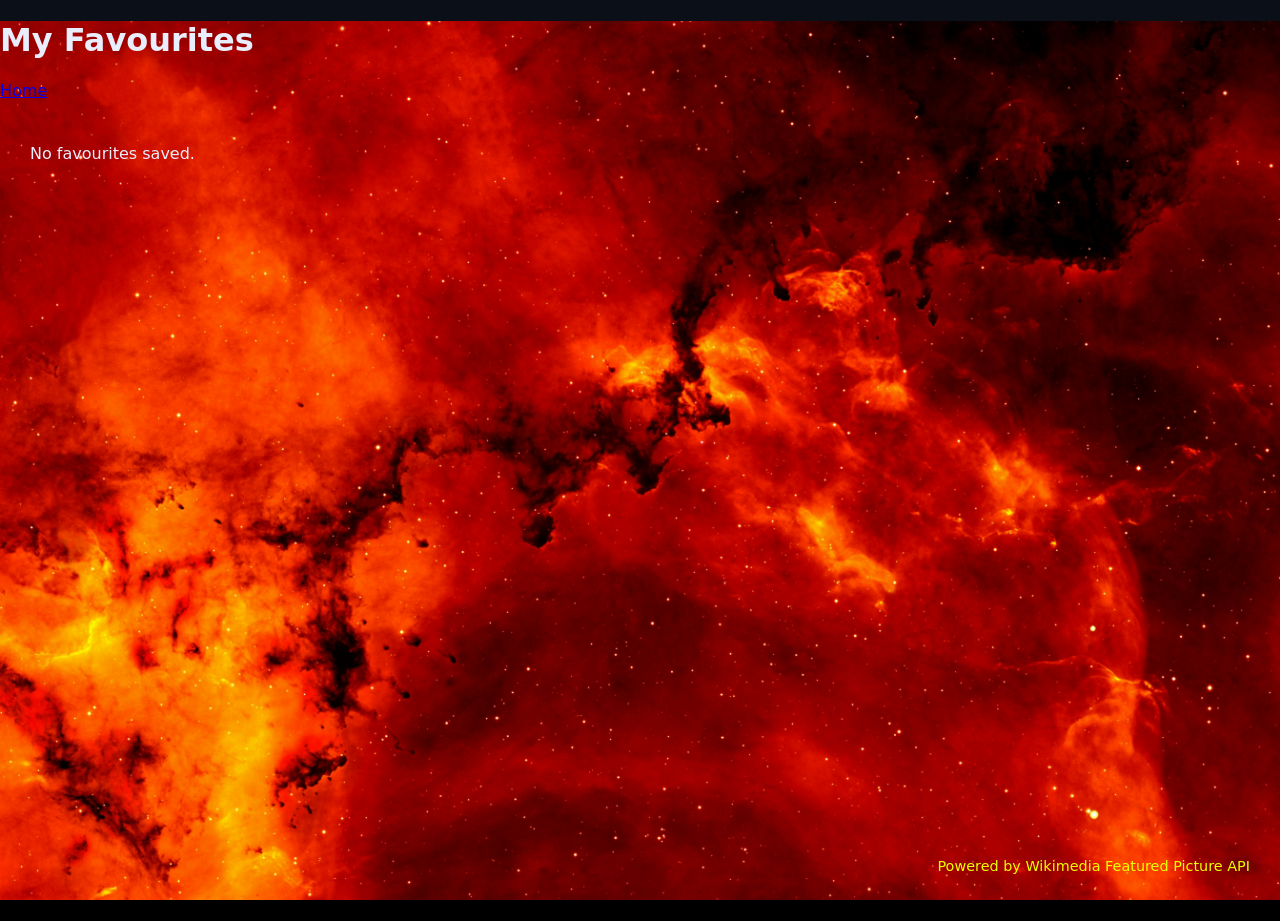
<file: favourites.html>
<!DOCTYPE html>
<html lang="en">
<head>
  <meta charset="UTF-8" />
  <meta name="viewport" content="width=device-width, initial-scale=1.0" />
  <title>Favourites - Astronomy Picture Day</title>
  <link rel="stylesheet" href="style.css" />
</head>
<body class="theme-space">

  <header>
    <h1>My Favourites</h1>
    <nav>
      <a href="index.html">Home</a>
    </nav>
  </header>

  <main class="container picture-wrap" id="favourites-container">
    <div id="favourites-list" class="picture-grid"></div>
  </main>

  <p class="credit-line">Powered by Wikimedia Featured Picture API</p>

  <script src="favourites.js"></script>
</body>
</html>
</file>
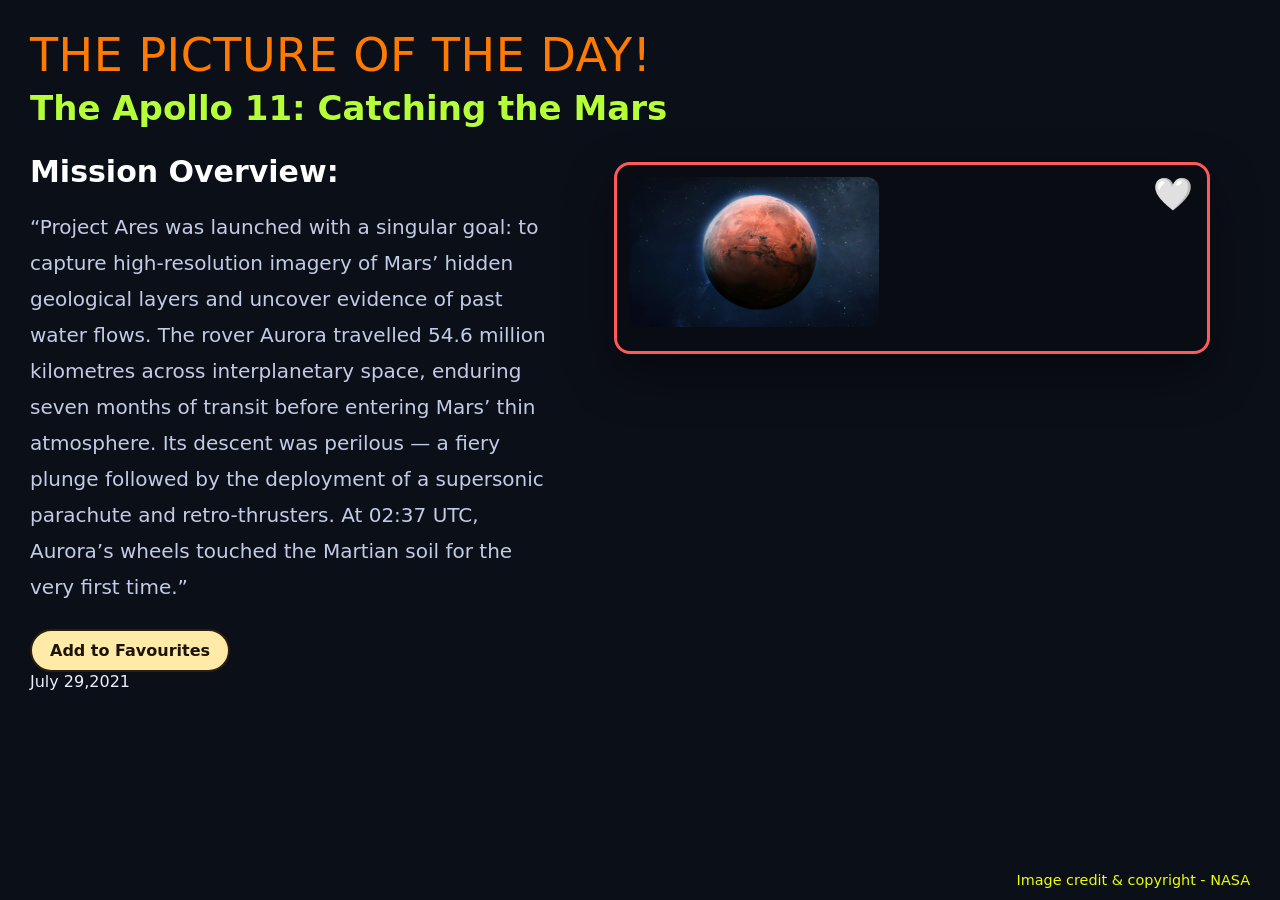
<file: picture.html>
<!DOCTYPE html>
<html lang="en">
<head>
  <meta charset="utf-8" />
  <meta name="viewport" content="width=device-width, initial-scale=1" />
  <title>The Picture of the Day</title>
  <link rel="stylesheet" href="style.css" />
</head>
<body class="theme-stars">
  <main class="container picture-wrap">
    <header class="picture-head">
      <p class="kicker">THE PICTURE OF THE DAY!</p>
      <h1 class="subtitle">The Apollo 11: Catching the Mars</h1>
    </header>

    <section class="picture-grid">
      <!-- Left: mission text -->
      <div class="mission">
        <h2 class="mission__title">Mission Overview:</h2>
        <p class="mission__text">
          “Project Ares was launched with a singular goal: to capture high-resolution imagery of Mars’
          hidden geological layers and uncover evidence of past water flows. The rover Aurora travelled
          54.6 million kilometres across interplanetary space, enduring seven months of transit before
          entering Mars’ thin atmosphere. Its descent was perilous — a fiery plunge followed by the
          deployment of a supersonic parachute and retro-thrusters. At 02:37 UTC, Aurora’s wheels
          touched the Martian soil for the very first time.”
        </p>

        <a href="#" class="btn btn-warm" aria-disabled="true">Add to Favourites</a>
      </div>

      <!-- Right: Mars image -->
      <figure class="image-card" aria-label="Astronomy picture">
        <img src="assets/Mars.jpeg" alt="Mars planet" class="image-card__img" />
        <span class="image-card__heart" aria-hidden="true">🤍</span>
      </figure>
    </section>

    <div class="pod-date-lg">July 29,2021</div>
    <small class="credit-line">Image credit &amp; copyright - NASA</small>
  </main>
</body>
</html>
</file>
<file: style.css>
:root {
  --bg-deep: #0b0f18;
  --glass: rgba(20, 22, 40, 0.78);
  --text: #e9eefc;
  --muted: #c3cce6;
  --lime: #d4e157;
  --orange: #ff7a00;
  --cyan: #2dd4bf;
  --warm: #ffeaa7;
  --red: #ff5a5a;
  --radius: 16px;
  --shadow: 0 20px 50px rgba(0, 0, 0, .45);
}

* {
  box-sizing: border-box;
}

html, body {
  margin: 0;
  padding: 0;
  width: 100%;
  min-height: 100vh;
  font-family: system-ui, -apple-system, Segoe UI, Roboto, Helvetica, Arial, sans-serif;
  color: var(--text);
  background: var(--bg-deep);
}

.theme-space {
  background: #000 url("assets/Space red.jpg") center/cover fixed no-repeat;
}

.container {
  max-width: 1400px;
  width: 100%;
  margin: 0 auto;
  padding: 32px 30px 0;
}

.page-title {
  font-size: clamp(32px, 5vw, 56px);
  margin: 0 0 18px;
}

.btn {
  display: inline-block;
  padding: 10px 18px;
  border-radius: 999px;
  text-decoration: none;
  font-weight: 600;
  color: #111;
  background: #fff;
  border: 2px solid transparent;
  cursor: pointer;
  transition: 0.2s ease;
}

.btn:hover {
  opacity: .9;
}

.btn-warm {
  background: var(--warm);
  border-color: #2a2010;
  color: #1b1400;
}

.landing-grid {
  display: grid;
  grid-template-columns: 1fr 1fr;
  gap: clamp(16px, 4vw, 56px);
  align-items: center;
}

.media__img {
  width: 100%;
  max-width: 480px;
  height: auto;
  border-radius: 12px;
  box-shadow: var(--shadow);
  display: block;
}

.card {
  background: var(--glass);
  backdrop-filter: saturate(120%) blur(6px);
  border-radius: 20px;
  padding: clamp(18px, 3vw, 28px);
  width: 100%;
  max-width: 560px;
  border: 1px solid rgba(255, 255, 255, .08);
  box-shadow: var(--shadow);
}

.card__label {
  display: block;
  font-size: clamp(20px, 2.6vw, 28px);
  color: var(--lime);
  margin-bottom: 14px;
}

.date-input {
  width: 100%;
  padding: 12px 14px;
  background: rgba(255, 255, 255, .06);
  color: var(--text);
  border: 1px solid rgba(255, 255, 255, .18);
  border-radius: 12px;
  font-size: 1rem;
  margin-bottom: 22px;
}

.date-input::-webkit-calendar-picker-indicator {
  filter: invert(1);
  cursor: pointer;
}

.fav-link {
  display: inline-flex;
  align-items: center;
  gap: 8px;
  color: #fff;
  text-decoration: none;
  font-size: clamp(16px, 1.9vw, 22px);
  border: 2px solid transparent;
  padding: 8px 12px;
  border-radius: 10px;
  transition: 0.2s ease;
}

.fav-link:hover {
  border-color: var(--lime);
}

.hidden {
  display: none;
}

.picture-wrap {
  padding-top: clamp(16px, 3vw, 28px);
  padding-bottom: 80px;
}

.picture-head .kicker {
  color: var(--orange);
  font-size: clamp(26px, 4vw, 46px);
  letter-spacing: .5px;
  margin: 0 0 6px;
}

.picture-head .subtitle {
  color: #b5ff39;
  font-size: clamp(20px, 3vw, 34px);
  margin: 0 0 18px;
}

.picture-grid {
  display: grid;
  grid-template-columns: 1fr 1.3fr;
  gap: 24px;
  align-items: start;
  width: 100%;
}

.mission__title {
  color: #fff;
  font-size: clamp(22px, 2.6vw, 30px);
  margin: 8px 0 12px;
}

.mission__text {
  color: var(--muted);
  line-height: 1.8;
  font-size: 1.25rem;
  margin-bottom: 24px;
  max-width: 100%;
}

.image-card {
  position: relative;
  background: rgba(10, 12, 18, .65);
  border: 3px solid var(--red);
  border-radius: var(--radius);
  padding: 12px;
  box-shadow: var(--shadow);
}

.image-card__img {
  display: block;
  width: 100%;
  max-width: 250px;   /* Fixed thumbnail size */
  height: 150px;      /* Fixed thumbnail height */
  object-fit: cover;   /* ensures it doesn’t stretch */
  border-radius: 12px;
  margin-bottom: 12px;
}

.image-card__heart {
  position: absolute;
  top: 10px;
  right: 14px;
  font-size: 32px;
  background: none;
  border: none;
  cursor: pointer;
  transition: transform 0.2s ease;
}

.image-card__heart:hover {
  transform: scale(1.2);
}

.remove-btn {
  display: inline-block;
  margin-top: 8px;
}

.credit-line {
  position: fixed;
  bottom: 12px;
  right: 30px;
  color: #eaff00;
  font-size: 0.9rem;
}

@media (max-width: 980px) {
  .landing-grid {
    grid-template-columns: 1fr;
    text-align: center;
  }

  .media__img {
    width: min(520px, 90vw);
    margin-inline: auto;
  }

  .card {
    margin-inline: auto;
  }

  .picture-grid {
    grid-template-columns: 1fr;
  }

  .credit-line {
    position: static;
    text-align: center;
    display: block;
    margin-top: 20px;
  }
}
</file>
